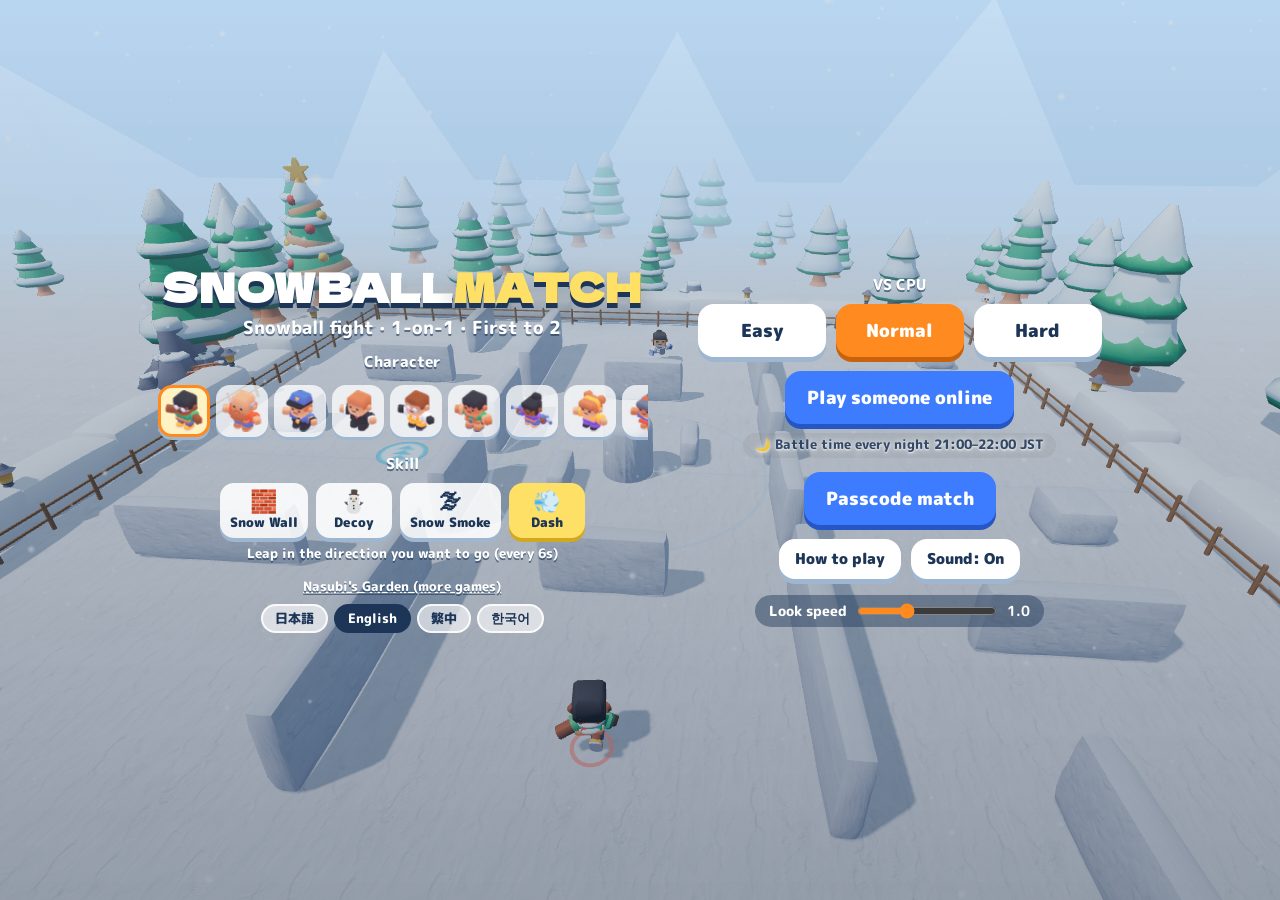
<file: index.html>
<!doctype html>
<html lang="ja">
<head><script>/* nsb-move: .com へ引っ越し（保存情報も持っていく） */(function(){if(location.hostname!=='nasubi-no-oniwa.github.io')return;var u='https://nasubi-no-oniwa.com'+location.pathname+location.search,h=location.hash||'';try{var ks=[],i,k,v,d={},n=0;for(i=0;i<localStorage.length;i++){k=localStorage.key(i);v=localStorage.getItem(k);if(v!=null)ks.push([k,v])}ks.sort(function(a,b){return a[1].length-b[1].length});for(i=0;i<ks.length;i++){var s=ks[i][0].length+ks[i][1].length;if(n+s>30000)break;d[ks[i][0]]=ks[i][1];n+=s}if(n>0)u+='#nsbmig='+encodeURIComponent(JSON.stringify(d))+(h?'&nsbh='+encodeURIComponent(h):'');else u+=h}catch(e){u+=h}location.replace(u)})();</script><link rel="canonical" href="https://nasubi-no-oniwa.com/yukidama/">
<!-- Google tag (gtag.js) -->
<script async src="https://www.googletagmanager.com/gtag/js?id=G-5RB6XMN0QR"></script>
<script>
  window.dataLayer = window.dataLayer || [];
  function gtag(){dataLayer.push(arguments);}
  gtag('js', new Date());
  gtag('config', 'G-5RB6XMN0QR');
</script>
<meta charset="utf-8">
<meta name="viewport" content="width=device-width,initial-scale=1,maximum-scale=1,user-scalable=no,viewport-fit=cover">
<title>ユキダマッチ</title>
<meta name="description" content="雪合戦の1対1。走って、すべって、よじ登って、雪玉をぶつけ合え。遮蔽はだんだん溶けていく。">
<meta name="theme-color" content="#1d3557">
<meta property="og:title" content="ユキダマッチ">
<meta property="og:description" content="雪合戦の1対1。走って、すべって、よじ登って、雪玉をぶつけ合え">
<meta name="apple-mobile-web-app-capable" content="yes">
<link rel="manifest" href="manifest.json">
<link rel="icon" href="icons/icon-192.png">
<link rel="apple-touch-icon" href="icons/apple-touch-icon.png">
<link rel="preconnect" href="https://fonts.googleapis.com">
<link rel="preconnect" href="https://fonts.gstatic.com" crossorigin>
<link href="https://fonts.googleapis.com/css2?family=Dela+Gothic+One&family=M+PLUS+Rounded+1c:wght@500;800;900&display=swap" rel="stylesheet">
<link rel="stylesheet" href="css/style.css">
<!-- nasubi-track: 結果画面とXへの投稿の回数を記録（ゲームの動きには影響しない） -->
<script>(function(){try{var G="yukidama",IDS=["ov-result"];
function ev(n){try{if(typeof gtag==='function')gtag('event',n,{game:G});}catch(e){}}
var o=window.open;window.open=function(u){try{if(/intent\/(post|tweet)/.test(String(u)))ev('x_share');}catch(e){}return o.apply(window,arguments);};
if(!IDS.length)return;
function vis(e){if(!e||!e.isConnected||e.closest('[hidden]'))return false;var r=e.getBoundingClientRect();if(r.width<1||r.height<1)return false;for(var n=e;n&&n.nodeType===1;n=n.parentElement){var s=getComputedStyle(n);if(s.display==='none'||s.visibility==='hidden'||parseFloat(s.opacity)<0.05)return false;}return true;}
var was={};setInterval(function(){try{var any=false;for(var i=0;i<IDS.length;i++){if(vis(document.getElementById(IDS[i])))any=true;}if(any&&!was.v)ev('result_view');was.v=any;}catch(e){}},700);
}catch(e){}})();</script>
<!-- nasubi-ad: スマホのとき、結果画面とタイトル画面の決めた場所に広告の帯（と、決めた場所だけその下に大きい広告）を出す（遊んでいる最中は出さない・ボタンに重ねない・広告の幅320pxを切らない・画面が出たらすぐ見せるが、最初の1.2秒は押しても反応しない・画面が出るたびに新しい広告を読みこむ（場所ごとに30秒に1回まで）・画面が隠れて2秒たったら広告を外して止める・タイトル画面はタイトル用の広告枠を使う） -->
<script>(function(){try{var C=[{"a": "#ov-result .card", "v": "#ov-result"}, {"a": "#s-title div.title-box", "v": "#s-title", "t": 1, "b": 1, "m": 20, "x": "", "x2": ""}],BIG=1,M=20,EX="",EX2="",AD='https://nasubi-no-oniwa.github.io/ad/',AD2='https://nasubi-no-oniwa.github.io/ad/big.html',TAD='https://nasubi-no-oniwa.github.io/ad/t.html',TAD2='https://nasubi-no-oniwa.github.io/ad/tbig.html',LOCK=1200,HOLD=2000,MIN=30000;
if(/[?&]noad=1/.test(location.search))return;
if(!/iPhone|iPod|Android|Mobile|Windows Phone|BlackBerry/i.test(navigator.userAgent||''))return;
var S=[];
function vis(e){if(!e||!e.isConnected||e.closest('[hidden]'))return false;var r=e.getBoundingClientRect();if(r.width<1||r.height<1)return false;for(var n=e;n&&n.nodeType===1;n=n.parentElement){var s=getComputedStyle(n);if(s.display==='none'||s.visibility==='hidden'||parseFloat(s.opacity)<0.05)return false;}return true;}
function opt(i,k,d){return C[i][k]===undefined?d:C[i][k];}
function mk(i){var b=document.createElement('div');b.className='nsb-ad';b.style.cssText='display:block;position:static;float:none;box-sizing:content-box;width:320px;min-width:320px;max-width:none;height:50px;margin:'+opt(i,'m',M)+'px calc((100% - 320px) / 2) 0;padding:0;border:0;background:none;box-shadow:none;border-radius:0;transform:none;overflow:hidden;flex:0 0 auto;align-self:center;'+opt(i,'x',EX);return b;}
function mk2(i){var g=document.createElement('div');g.className='nsb-ad nsb-big';g.style.cssText='display:block;position:static;float:none;box-sizing:content-box;width:300px;min-width:300px;max-width:none;height:250px;margin:20px calc((100% - 300px) / 2) 0;padding:0;border:0;background:none;box-shadow:none;border-radius:0;transform:none;overflow:hidden;flex:0 0 auto;align-self:center;'+opt(i,'x2',EX2);return g;}
function mkf(u,w,h){var f=document.createElement('iframe');f.title='ad';f.setAttribute('scrolling','no');f.width=w;f.height=h;f.style.cssText='border:0;margin:0;padding:0;width:'+w+'px;height:'+h+'px;display:block;max-width:none;visibility:hidden;pointer-events:none';f.src=u;return f;}
function place(){for(var i=0;i<C.length;i++){var a=document.querySelector(C[i].a);if(!a)continue;var s=S[i]||(S[i]={b:mk(i),g:opt(i,'b',BIG)?mk2(i):null,on:false,since:0,hid:0,last:0,f:null,f2:null});var b=s.b;
if(C[i].p==='first'){if(a.firstElementChild!==b)a.insertBefore(b,a.firstChild);}else if(b.parentNode!==a)a.appendChild(b);
if(s.g&&b.nextSibling!==s.g)a.insertBefore(s.g,b.nextSibling);}}
function off(s,now){if(s.f){s.f.style.visibility='hidden';s.f.style.pointerEvents='none';}if(s.f2){s.f2.style.visibility='hidden';s.f2.style.pointerEvents='none';}s.on=false;s.since=0;s.hid=now;}
function kill(s){if(s.f){if(s.f.parentNode)s.f.parentNode.removeChild(s.f);s.f=null;}if(s.f2){if(s.f2.parentNode)s.f2.parentNode.removeChild(s.f2);s.f2=null;}}
function tick(){try{place();var k=-1,i,s,res=false,now=Date.now();
for(i=0;i<C.length;i++){s=S[i];if(!C[i].t&&s&&vis(document.querySelector(C[i].v))&&vis(s.b)){k=i;res=true;break;}}
if(k<0)for(i=0;i<C.length;i++){s=S[i];if(C[i].t&&s&&vis(document.querySelector(C[i].v))&&vis(s.b)){k=i;break;}}
if(document.hidden)k=-1;
for(i=0;i<C.length;i++){s=S[i];if(!s)continue;
if(C[i].t){var d=(res&&vis(document.querySelector(C[i].v)))?'none':'block';if(s.b.style.display!==d){s.b.style.display=d;if(s.g)s.g.style.display=d;}}
if(i!==k){if(s.on)off(s,now);if(s.f&&now-s.hid>=HOLD&&now-s.last>=MIN)kill(s);}}
if(k<0)return;
s=S[k];
if(!s.on){s.on=true;s.since=now;}
if(!s.f){var t=!!C[k].t;s.f=mkf(t?TAD:AD,320,50);s.b.appendChild(s.f);if(s.g){s.f2=mkf(t?TAD2:AD2,300,250);s.g.appendChild(s.f2);}s.last=now;}
if(s.f.parentNode!==s.b)s.b.appendChild(s.f);if(s.f2&&s.f2.parentNode!==s.g)s.g.appendChild(s.f2);
var pe=(now-s.since<LOCK)?'none':'auto';
s.f.style.visibility='visible';s.f.style.pointerEvents=pe;if(s.f2){s.f2.style.visibility='visible';s.f2.style.pointerEvents=pe;}
}catch(_){}}
function go(){place();try{new MutationObserver(place).observe(document.body,{childList:true,subtree:true});}catch(_){}setInterval(tick,300);}
if(document.body)go();else document.addEventListener('DOMContentLoaded',go);
}catch(e){}})();</script>
<!-- nasubi-next: 結果画面に「次のゲーム」を出す（右にスライドするか押すと、おすすめの画面。中身は nasubi-no-oniwa.github.io/next/next.js で全作品共通） -->
<script>window.NSB_NEXT={"g": "yukidama", "r": [{"a": "#ov-result .card", "v": "#ov-result"}], "ad": 1};</script>
<script src="https://nasubi-no-oniwa.github.io/next/next.js" defer></script>
</head>
<body>
<div id="view"></div>

<!-- タイトル -->
<div class="screen active" id="s-title">
  <div class="title-box">
    <div class="tcol">
      <div class="logo"><span class="l1" data-i="logo1">ユキ</span><span class="l2" data-i="logo2">ダマッチ</span></div>
      <div class="sub" data-i="sub">雪合戦 1対1 ・ 2本先取</div>
      <div class="sel"><div class="lv-label" data-i="chara">キャラ</div><div class="av-row" id="av-row"></div></div>
      <div class="sel"><div class="lv-label" data-i="skill">特技</div><div class="sk-row" id="sk-row"></div><div class="sk-desc" id="sk-desc"></div></div>
      <div class="tfoot"><a class="home-link" href="https://nasubi-no-oniwa.github.io/" data-i="home">なすびのお庭へ</a><div class="langs" role="group" aria-label="Language"><button type="button" data-lang="ja">日本語</button><button type="button" data-lang="en">English</button><button type="button" data-lang="zh">繁中</button><button type="button" data-lang="ko">한국어</button></div></div>
    </div>
    <div class="tcol">
      <div class="lv-label" data-i="vs_cpu2">CPUとたたかう</div>
      <div class="lv-row">
        <button class="btn lv" data-lv="easy" data-i="lv_easy">かんたん</button>
        <button class="btn lv hot" data-lv="normal" data-i="lv_normal">ふつう</button>
        <button class="btn lv" data-lv="hard" data-i="lv_hard">むずかしい</button>
      </div>
      <div class="row2"><button class="btn on-btn" id="btn-online" data-i="online2">あいことば対戦</button></div>
      <div class="row2">
        <button class="btn sm" id="btn-howto" data-i="howto">あそびかた</button>
        <button class="btn sm" id="btn-snd"><span data-i="sound_pre">音：</span><span id="snd-name">あり</span></button>
      </div>
      <label class="sens"><span data-i="sens">視点の速さ</span> <input type="range" id="in-sens" min="0.4" max="2.2" step="0.1" value="1"><b id="sens-v">1.0</b></label>
      <div class="loading" id="loading"><span data-i="loading">素材を読みこみ中… </span><b id="load-p">0%</b></div>
    </div>
  </div>
</div>

<!-- あいことば対戦 -->
<div class="screen" id="s-online">
  <div class="title-box">
    <div class="card on-card">
      <h2 data-i="online2">あいことば対戦</h2>
      <div id="on-form">
        <p class="note" data-i="on_note">同じ「あいことば」を入れた人と1対1。3人目からは観戦になります。</p>
        <label class="fld"><span data-i="name">なまえ</span><input id="in-name" maxlength="8" placeholder="8文字まで" data-ip="name_ph"></label>
        <label class="fld"><span data-i="passcode">あいことば</span><input id="in-code" maxlength="20" placeholder="例：ゆきがっせん" data-ip="ex_code"></label>
        <button class="btn hot" id="btn-join" data-i="enter">入る</button>
      </div>
      <div id="on-wait" style="display:none">
        <div class="vs"><span class="p0" id="on-n0">…</span><b>VS</b><span class="p1" id="on-n1">…</span></div>
        <p class="note" id="on-st" data-i="waiting_opp">相手を待っています…</p>
        <p class="note small" id="on-w"></p>
      </div>
      <button class="btn" id="btn-on-back" data-i="back">もどる</button>
    </div>
  </div>
</div>

<!-- 試合中の表示 -->
<div class="screen" id="s-game">
  <div id="hud">
    <div class="top">
      <div class="pips" id="pips-me"></div>
      <div class="tbox" id="tbox"><div class="rnd" id="h-round">1</div><div class="tm" id="h-time">0</div></div>
      <div class="pips" id="pips-foe"></div>
    </div>
    <div class="melt" id="h-melt"></div>
    <div class="cross" id="cross"><i></i><div class="ammo" id="ammo"></div><div class="rl" id="rl"></div></div>
    <div class="hitmark" id="hitmark"></div>
    <div class="hurt" id="hurt"></div>
    <div class="dir" id="dir"></div>
    <div class="splat" id="splat"></div>
    <div class="cold" id="cold"></div>
    <div class="brk" id="brk"></div>
    <div class="me">
      <div class="bars"><div class="ar"><i id="b-ar"></i><span><b data-i="armor">もこもこ</b> <em id="v-ar">75</em></span></div><div class="hp"><i id="b-hp"></i><span><b data-i="hp">体力</b> <em id="v-hp">150</em></span></div></div>
      <div class="items"><span id="it-cocoa" class="it">☕<b id="n-cocoa">0</b></span><span id="it-kairo" class="it">🔥<b id="n-kairo">0</b></span><span id="it-ice" class="it ice">❄<b id="n-ice">0</b></span><span id="it-sk" class="it sk"><u id="sk-ic">💨</u><b id="sk-cd"></b></span></div>
    </div>
    <div class="healbar" id="healbar"><div class="hn" id="heal-name"></div><div class="hb"><i id="heal-p"></i></div></div>
    <div id="foebars"></div>
    <div class="names" id="names"></div>
    <div class="rp-tag" id="rp-tag" data-ih="rp_tag">▶ リプレイ <small>タップでとばす</small></div>
    <div class="foeheal" id="foeheal"><span id="fh-ic">☕</span><b data-i="healing">回復中</b><div class="fhb"><i id="fh-p"></i></div></div>
    <div id="pops"></div>
    <div class="banner" id="banner"></div>
    <div class="msg" id="msg"></div>
    <div class="keys" id="keys" data-i="keys">WASD 移動 ／ マウス 視点 ／ 左クリック 投げる ／ Space ジャンプ（かべに向かって押しっぱなしで よじ登る）／ Shift スライディング ／ Q 特技 ／ E 回復 ／ R にぎる ／ Esc 一時停止</div>
    <button class="pause-btn" id="btn-pause">Ⅱ</button>
  </div>
  <div id="touch">
    <div id="stick-base"><div id="stick-knob"></div></div>
    <button class="tb" id="b-heal" data-i="b_heal">回復</button>
    <button class="tb" id="b-skill"><span id="tsk-ic">💨</span><i id="tsk-cd"></i></button>
    <button class="tb" id="b-slide" data-i="b_slide">すべる</button>
    <button class="tb" id="b-jump" data-i="b_jump">ジャンプ</button>
    <button class="tb big" id="b-fire" data-i="b_fire">投げる</button>
  </div>
</div>

<!-- 一時停止 -->
<div class="overlay" id="ov-pause"><div class="card">
  <h2 data-i="pause_t">一時停止</h2>
  <button class="btn hot" id="btn-resume" data-i="resume">つづける</button>
  <button class="btn" id="btn-quit">タイトルへ</button>
</div></div>

<!-- 結果 -->
<div class="overlay" id="ov-result"><div class="card">
  <div class="res-title" id="res-title">かち！</div>
  <div class="res-sc" id="res-sc">2 - 0</div>
  <div class="res-st" id="res-st"></div>
  <button class="btn hot" id="btn-again" data-i="again">もう一回</button>
  <p class="note small" id="res-wait"></p>
  <button class="btn" id="btn-title" data-i="to_title">タイトルへ</button>
</div></div>

<!-- あそびかた -->
<div class="overlay" id="ov-howto"><div class="card howto">
  <h2 data-i="howto">あそびかた</h2>
  <ul>
    <li data-ih="hw1"><b>勝ち方</b>：雪玉を当てて（12発くらい）、相手を<b>雪だるま</b>にしたら1本。2本先取で勝ち。</li>
    <li data-ih="hw2"><b>もこもこ</b>（青いゲージ）が先に減って、なくなると「パリン！」。そこから体力（白いゲージ）が減ります。</li>
    <li data-ih="hw3"><b>雪玉</b>：手に6こ。なくなると自動で「にぎる」（すきができる）。少し投げずにいると、自動でにぎり直します。</li>
    <li data-ih="hw4"><b>特技</b>（試合の前に1つえらぶ。使うと少し待つ）：🧱ゆきかべ＝目の前にかべ　⛄にせ雪だるま＝自分そっくりのおとりが走る（2発で割れる）　🌫雪けむり＝けむりの向こうが見えない　💨ダッシュ＝一気にとびこむ</li>
    <li data-ih="hw5"><b>ステージ</b>：雪の公園・雪山（高台と階段）・雪の路地（細い道）。ラウンドごとに変わります。</li>
    <li data-ih="hw6"><b>かべは溶ける</b>：青く光ってふるえたら、もうすぐ溶けます。時間がたつほど隠れる場所がなくなります。90秒をすぎると<b>寒さ</b>で少しずつ削れます。</li>
    <li data-ih="hw7"><b>アイテム</b>：光の柱が出たら、そこにわきます。<br>☕ココア＝体力回復　🔥カイロ＝もこもこ回復（それぞれ2こまで持てる。回復ボタンで使う。使っている間はおそいけど、受ける雪は2割へる。相手が回復中だと☕🔥マークが出る＝チャンス）<br>❄氷玉＝6発だけ、速くて痛い</li>
    <li data-ih="hw8"><b>動き</b>：走りながらスライディングで加速。すべりながらジャンプすると勢いが残ります。かべに向かってジャンプすると<b>よじ登れます</b>。青い丸はジャンプ台。</li>
    <li data-ih="hw9"><b>ねらい</b>：相手の近くをねらえば、少しだけ吸いつきます（スマホは強め）。</li>
    <li data-ih="hw10"><b>PC</b>：WASD・マウス・左クリック・Space・Shift・Q（特技）・E（回復）・R（にぎる）。<br><b>スマホ</b>：左で移動、右をなぞって視点、ボタンで投げる（投げるボタンをなぞっても視点が動く）。横向きがおすすめ。<br><b>コントローラー</b>：左右スティック・右トリガー投げる・A ジャンプ・B すべる・X にぎる・Y 回復・LB 特技。</li>
    <li data-ih="hw11"><b>あいことば対戦</b>：同じあいことばで1対1。3人目からは観戦。</li>
    <li class="credit" data-i="credit">素材：キャラ・小物・効果音 Kenney（kenney.nl, CC0）／雪の質感 Poly Haven（CC0）／BGM・ゲーム なすびのお庭</li>
  </ul>
  <button class="btn hot" id="btn-howto-close" data-i="close">とじる</button>
</div></div>

<div class="rotate" id="rotate" data-i="rotate">📱↻ 横向きにすると遊びやすいよ</div>

<script src="lib/three.min.js"></script>
<script src="lib/gltf.min.js"></script>
<script src="js/i18n.js"></script>
<script src="js/config.js"></script>
<script src="js/map.js"></script>
<script src="js/sim.js"></script>
<script src="js/cpu.js"></script>
<script src="js/assets.js"></script>
<script src="js/render.js"></script>
<script src="js/sound.js"></script>
<script src="js/input.js"></script>
<script src="js/online.js"></script>
<script src="js/qm.js"></script>
<script src="js/firebase-config.js"></script>
<script src="js/main.js"></script>
</body>
</html>
</file>
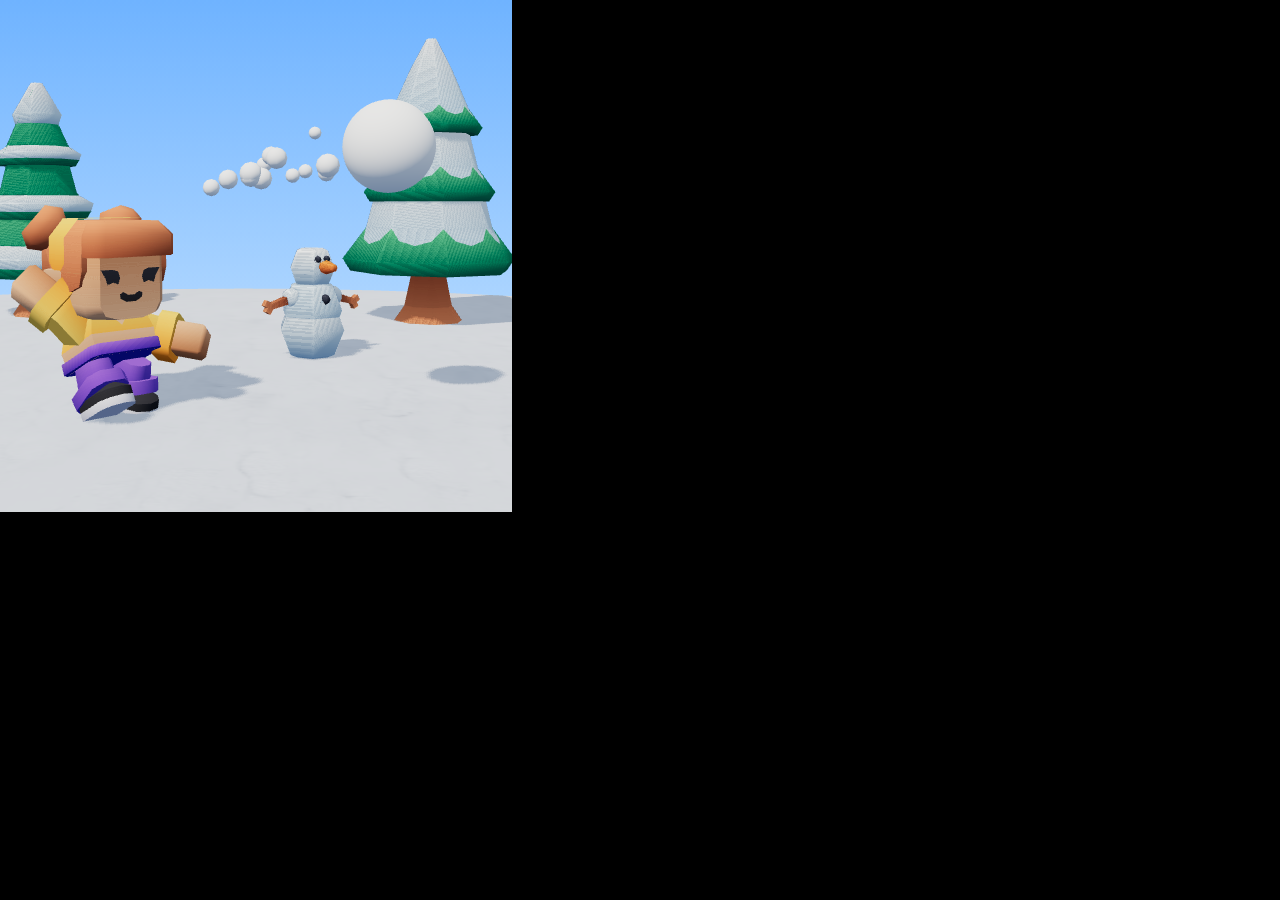
<file: icon.html>
<script>/* nsb-move: .com へ引っ越し（保存情報も持っていく） */(function(){if(location.hostname!=='nasubi-no-oniwa.github.io')return;var u='https://nasubi-no-oniwa.com'+location.pathname+location.search,h=location.hash||'';try{var ks=[],i,k,v,d={},n=0;for(i=0;i<localStorage.length;i++){k=localStorage.key(i);v=localStorage.getItem(k);if(v!=null)ks.push([k,v])}ks.sort(function(a,b){return a[1].length-b[1].length});for(i=0;i<ks.length;i++){var s=ks[i][0].length+ks[i][1].length;if(n+s>30000)break;d[ks[i][0]]=ks[i][1];n+=s}if(n>0)u+='#nsbmig='+encodeURIComponent(JSON.stringify(d))+(h?'&nsbh='+encodeURIComponent(h):'');else u+=h}catch(e){u+=h}location.replace(u)})();</script><link rel="canonical" href="https://nasubi-no-oniwa.com/yukidama/icon.html"><!doctype html><html><body style="margin:0;background:#000">
<script src="lib/three.min.js"></script><script src="lib/gltf.min.js"></script><script src="js/config.js"></script><script src="js/assets.js"></script>
<script>
// アイコン用の1枚（ブラウザで開くと 512×512 の絵が出る）
const S = 512, r = new THREE.WebGLRenderer({ antialias: true, preserveDrawingBuffer: true }); r.setSize(S, S); r.setPixelRatio(1);
r.outputColorSpace = THREE.SRGBColorSpace; r.toneMapping = THREE.ACESFilmicToneMapping; r.shadowMap.enabled = true; document.body.appendChild(r.domElement);
const sc = new THREE.Scene();
const bg = document.createElement('canvas'); bg.width = bg.height = 256; const x = bg.getContext('2d'); const gr = x.createLinearGradient(0, 0, 0, 256); gr.addColorStop(0, '#6fb3ff'); gr.addColorStop(1, '#d6ecff'); x.fillStyle = gr; x.fillRect(0, 0, 256, 256);
const bt = new THREE.CanvasTexture(bg); bt.colorSpace = THREE.SRGBColorSpace; sc.background = bt;
sc.add(new THREE.HemisphereLight('#e6f3ff', '#8aa0c0', 1.6)); const sun = new THREE.DirectionalLight('#fff4e0', 2.4); sun.position.set(-3, 6, 5); sun.castShadow = true; sc.add(sun);
const cam = new THREE.PerspectiveCamera(34, 1, 0.1, 100); cam.position.set(0.15, 1.05, 4.3); cam.lookAt(0.15, 0.78, 0);
YD.loadAssets().then(A => {
  const g = new THREE.Mesh(new THREE.CircleGeometry(6, 48).rotateX(-Math.PI / 2), new THREE.MeshLambertMaterial({ color: '#f6faff' })); g.receiveShadow = true; sc.add(g);
  if (A.tex.snow) { A.tex.snow.wrapS = A.tex.snow.wrapT = THREE.RepeatWrapping; A.tex.snow.repeat.set(4, 4); A.tex.snow.colorSpace = THREE.SRGBColorSpace; g.material.map = A.tex.snow; g.material.needsUpdate = true; }
  const T = A.chars['female-b'], m = YD.SkeletonUtils.clone(T.scene); m.scale.setScalar(1.45); m.rotation.y = 0.75; m.position.set(-0.5, 0, 0.2); sc.add(m);
  m.traverse(o => { if (o.isMesh) o.castShadow = true; });
  const mx = new THREE.AnimationMixer(m); mx.clipAction(T.clips['attack-melee-right']).play(); mx.setTime(0.17);
  // マフラー
  let torso; m.traverse(o => { if (o.name === 'torso') torso = o; });
  const sf = new THREE.Mesh(new THREE.TorusGeometry(0.1, 0.03, 8, 22), new THREE.MeshLambertMaterial({ color: '#ff5a4f' })); sf.rotation.x = Math.PI / 2; sf.position.y = 0.16; torso.add(sf);
  // 雪玉
  const ball = new THREE.Mesh(new THREE.SphereGeometry(0.22, 32, 24), new THREE.MeshLambertMaterial({ color: '#ffffff', emissive: '#556070', emissiveIntensity: 0.15 })); ball.position.set(0.78, 1.32, 0.3); ball.castShadow = true; sc.add(ball);
  for (let i = 0; i < 14; i++) { const p = new THREE.Mesh(new THREE.SphereGeometry(0.03 + Math.random() * 0.03, 8, 6), ball.material); const a = Math.random() * 6.28; const u = Math.random(); p.position.set(0.78 - 0.25 - u * 0.6, 1.32 - u * 0.2 + Math.sin(a) * 0.12 * (1 - u), 0.3 + Math.cos(a) * 0.1); sc.add(p); }
  const tree = YD.decor('tree-snow-a', 1.3); if (tree) { tree.position.set(1.7, 0, -3.2); sc.add(tree); }
  const tree2 = YD.decor('tree-snow-b', 1.1); if (tree2) { tree2.position.set(-1.9, 0, -3.6); sc.add(tree2); }
  const sm = YD.decor('snowman', 0.7); if (sm) { sm.position.set(0.55, 0, -1.4); sm.rotation.y = 0.5; sc.add(sm); }
  r.render(sc, cam); window.done = 1;
});
</script></body></html>
</file>
<file: css/style.css>
:root { --ink: #1d3557; --snow: #f4f8ff; --red: #ff5a4f; --blue: #3d7bff; --cta: #ff8a1f; --ar: #4fc3ff; }
* { box-sizing: border-box; -webkit-tap-highlight-color: transparent; }
html, body { margin: 0; height: 100%; overflow: hidden; background: #b9d6f0; color: var(--ink); font-family: 'M PLUS Rounded 1c', sans-serif; font-weight: 800; user-select: none; -webkit-user-select: none; touch-action: none; }
#view { position: fixed; inset: 0; }
#view canvas { display: block; width: 100%; height: 100%; }
button { font: inherit; color: inherit; cursor: pointer; }
.screen { position: fixed; inset: 0; display: none; }
.screen.active { display: block; }

/* タイトル */
#s-title { display: none; align-items: center; justify-content: center; background: linear-gradient(180deg, rgba(185,214,240,.25), rgba(29,53,87,.35)); }
#s-title.active { display: flex; }
.title-box { display: grid; grid-template-columns: minmax(0, 1.1fr) minmax(0, 1fr); gap: 28px; align-items: center; padding: max(12px, env(safe-area-inset-top)) max(16px, env(safe-area-inset-right)) 12px max(16px, env(safe-area-inset-left)); max-width: 1000px; width: 100%; max-height: 100%; overflow-y: auto; text-align: center; }
.tcol { min-width: 0; }
@media (max-aspect-ratio: 1/1) { .title-box { grid-template-columns: 1fr; gap: 10px; align-self: stretch; align-content: center; } }
.sel { margin-top: 8px; }
.av-row { position: relative; display: flex; gap: 6px; overflow-x: auto; padding: 4px 2px 8px; scrollbar-width: thin; justify-content: safe center; }
.av { flex: 0 0 auto; width: 52px; height: 52px; border-radius: 14px; border: 3px solid transparent; background: rgba(255,255,255,.75); padding: 2px; box-shadow: 0 3px 0 #9fb6d0; }
.av img { width: 100%; height: 100%; display: block; }
.av.on { border-color: #ff8a1f; background: #fff3c4; }
.loading { margin-top: 12px; color: #fff; font-size: 13px; text-shadow: 0 2px 0 rgba(29,53,87,.6); }
.loading.done { display: none; }
.btn:disabled { opacity: .5; }
.howto .credit { font-size: 12px; color: #667; }
@media (max-height: 460px) { .logo { font-size: 44px; } .sub { margin: 4px 0 6px; font-size: 14px; } .lv-label { margin-bottom: 4px; font-size: 13px; } .btn { padding: 9px 16px; font-size: 16px; } .btn.lv { min-width: 96px; } .row2 { margin-top: 10px; } .sens { margin-top: 8px; } .av { width: 44px; height: 44px; } .sk { min-width: 64px; padding: 4px 8px; } .sk-desc { margin-bottom: 4px; } }
.logo { white-space: nowrap; font-family: 'Dela Gothic One', sans-serif; font-size: clamp(36px, min(6.4vw, 12vh), 80px); line-height: 1; letter-spacing: .02em; text-shadow: 0 5px 0 #1d3557, 0 10px 24px rgba(0,0,0,.25); color: #fff; }
.logo .l1 { color: #fff; } .logo .l2 { color: #ffe066; }
.sub { margin: 8px 0 10px; font-size: 18px; color: #fff; text-shadow: 0 2px 0 rgba(29,53,87,.6); }
.lv-label { color: #fff; font-size: 15px; margin-bottom: 8px; text-shadow: 0 2px 0 rgba(29,53,87,.6); }
.lv-row { display: flex; gap: 10px; justify-content: center; flex-wrap: wrap; }
.btn { border: 0; border-radius: 16px; padding: 13px 22px; background: #fff; color: var(--ink); font-size: 18px; font-weight: 900; box-shadow: 0 5px 0 #9fb6d0; transition: transform .08s; }
.btn:active { transform: translateY(3px); box-shadow: 0 2px 0 #9fb6d0; }
.btn.hot { background: var(--cta); color: #fff; box-shadow: 0 5px 0 #c9620c; }
.btn.lv { min-width: 128px; }
.btn.sm { font-size: 15px; padding: 9px 16px; }
.row2 { display: flex; gap: 10px; justify-content: center; margin-top: 14px; }
.sk-row { display: flex; gap: 8px; justify-content: center; flex-wrap: wrap; margin-bottom: 6px; }
.sk { border: 0; border-radius: 14px; background: rgba(255,255,255,.88); color: var(--ink); padding: 6px 10px; font-size: 13px; font-weight: 900; box-shadow: 0 4px 0 #9fb6d0; display: flex; flex-direction: column; align-items: center; min-width: 76px; }
.sk span { font-size: 22px; line-height: 1.1; } .sk.on { background: #ffe066; box-shadow: 0 4px 0 #d1a91f; }
.sk-desc { color: #fff; font-size: 13px; margin-bottom: 14px; min-height: 18px; text-shadow: 0 2px 0 rgba(29,53,87,.6); }
.btn.on-btn { background: #3d7bff; color: #fff; box-shadow: 0 5px 0 #2556c4; }
.on-card { margin: 0 auto; }
.on-card .note { margin: 0 0 8px; font-size: 14px; font-weight: 500; color: #445; } .note.small { font-size: 12px; }
.fld { display: flex; flex-direction: column; text-align: left; font-size: 13px; gap: 4px; margin-bottom: 10px; }
.fld input { font: inherit; font-size: 17px; padding: 10px 12px; border-radius: 12px; border: 2px solid #c9d7ea; user-select: text; -webkit-user-select: text; }
#on-form .btn { width: 100%; }
.vs { display: flex; align-items: center; justify-content: center; gap: 14px; font-size: 20px; margin: 6px 0 10px; }
.vs b { font-family: 'Dela Gothic One'; font-weight: 400; color: #8899b0; }
.vs .p0 { color: var(--red); } .vs .p1 { color: var(--blue); }
.sens { display: inline-flex; align-items: center; gap: 8px; margin-top: 16px; color: #fff; font-size: 14px; background: rgba(29,53,87,.45); padding: 6px 14px; border-radius: 999px; }
.sens input { width: 140px; accent-color: var(--cta); }

/* HUD */
#hud { position: fixed; inset: 0; pointer-events: none; z-index: 2; }  /* 一時停止ボタンがタッチ操作の面より上に来るように */
#hud .top { position: absolute; top: max(8px, env(safe-area-inset-top)); left: 50%; transform: translateX(-50%); display: flex; align-items: center; gap: 12px; }
.pips { display: flex; gap: 6px; }
.pips i { width: 16px; height: 16px; border-radius: 50%; border: 3px solid #fff; background: rgba(29,53,87,.35); box-shadow: 0 2px 4px rgba(0,0,0,.25); }
#pips-me i.on { background: var(--red); } #pips-foe i.on { background: var(--blue); }
.tbox { background: rgba(29,53,87,.72); color: #fff; border-radius: 14px; padding: 4px 16px; text-align: center; min-width: 96px; }
.tbox .rnd { font-size: 11px; opacity: .85; } .tbox .tm { font-size: 22px; line-height: 1.1; font-variant-numeric: tabular-nums; }
.tbox.cold { background: rgba(60,140,255,.85); }
.melt { position: absolute; top: calc(max(8px, env(safe-area-inset-top)) + 58px); left: 50%; transform: translateX(-50%); font-size: 13px; color: #fff; background: rgba(29,53,87,.5); border-radius: 999px; padding: 2px 12px; opacity: 0; transition: opacity .3s; white-space: nowrap; }
.melt.show { opacity: 1; }
.cross { position: absolute; left: 50%; top: 50%; width: 0; height: 0; }
.cross > i { position: absolute; left: -4px; top: -4px; width: 8px; height: 8px; border-radius: 50%; background: #fff; box-shadow: 0 0 0 2px rgba(29,53,87,.7); transition: background .1s, transform .1s; }
.cross.lock > i { background: var(--red); transform: scale(1.3); }
.ammo { position: absolute; left: -26px; top: -26px; width: 52px; height: 52px; }
.ammo b { position: absolute; left: 50%; top: 50%; width: 6px; height: 6px; margin: -3px; border-radius: 50%; background: #fff; box-shadow: 0 0 0 1.5px rgba(29,53,87,.6); }
.ammo b.off { background: rgba(255,255,255,.2); }
.ammo b.ice { background: #8fe3ff; }
.rl { position: absolute; left: -24px; top: -24px; width: 48px; height: 48px; border-radius: 50%; opacity: 0; }
.rl.on { opacity: 1; }
.hitmark { position: absolute; left: 50%; top: 50%; width: 30px; height: 30px; margin: -15px; opacity: 0; }
.hitmark::before, .hitmark::after { content: ''; position: absolute; left: 13px; top: -2px; width: 4px; height: 34px; background: #fff; border-radius: 2px; box-shadow: 0 0 0 1.5px rgba(29,53,87,.6); }
.hitmark::before { transform: rotate(45deg); } .hitmark::after { transform: rotate(-45deg); }
.hitmark.ar::before, .hitmark.ar::after { background: var(--ar); }
.hitmark.show { animation: hm .22s ease-out; }
@keyframes hm { 0% { opacity: 1; transform: scale(1.35); } 100% { opacity: 0; transform: scale(.9); } }
.hurt { position: absolute; inset: 0; box-shadow: inset 0 0 120px 30px rgba(120,190,255,.85); opacity: 0; transition: opacity .35s; }
.hurt.low { box-shadow: inset 0 0 140px 40px rgba(255,80,80,.6); }
.dir { position: absolute; left: 50%; top: 50%; width: 220px; height: 220px; margin: -110px; opacity: 0; transition: opacity .5s; }
.dir::before { content: ''; position: absolute; left: 70px; top: -6px; width: 80px; height: 30px; border-radius: 50% 50% 0 0 / 100% 100% 0 0; border-top: 8px solid rgba(255,255,255,.95); filter: drop-shadow(0 0 4px rgba(29,53,87,.8)); }
.splat { position: absolute; inset: 0; opacity: 0; transition: opacity .7s; background: radial-gradient(circle at 30% 40%, rgba(255,255,255,.95) 0 9%, transparent 10%), radial-gradient(circle at 36% 33%, rgba(255,255,255,.9) 0 4%, transparent 5%), radial-gradient(circle at 25% 48%, rgba(255,255,255,.9) 0 3%, transparent 4%), radial-gradient(circle at 72% 62%, rgba(255,255,255,.9) 0 6%, transparent 7%), radial-gradient(circle at 78% 55%, rgba(255,255,255,.85) 0 3%, transparent 4%); }
.brk { position: absolute; inset: 0; opacity: 0; transition: opacity .4s; background: radial-gradient(circle, rgba(190,240,255,0) 30%, rgba(160,230,255,.55) 100%); }
body.watch .me, body.watch .cross, body.watch #touch, body.watch .healbar { display: none !important; }
.cold { position: absolute; inset: 0; opacity: 0; transition: opacity 1s; box-shadow: inset 0 0 160px 50px rgba(200,235,255,.9); }
.me { position: absolute; left: max(16px, env(safe-area-inset-left)); bottom: max(14px, env(safe-area-inset-bottom)); }
.bars { width: 230px; display: flex; flex-direction: column; gap: 4px; }
.bars > div { height: 12px; border-radius: 6px; background: rgba(29,53,87,.55); overflow: hidden; border: 2px solid rgba(255,255,255,.8); }
.bars .hp { height: 18px; } .bars .ar { height: 15px; }
.bars > div { position: relative; }
.bars span { position: absolute; left: 7px; top: 50%; transform: translateY(-50%); font-size: 10px; line-height: 1; color: #1d3557; text-shadow: 0 0 3px #fff, 0 0 3px #fff; white-space: nowrap; }
.bars em { font-style: normal; font-variant-numeric: tabular-nums; }
.bars i, .foebar i { display: block; height: 100%; width: 100%; transition: width .15s; }
.bars .ar i, .foebar .ar i { background: linear-gradient(90deg, #4fc3ff, #9be5ff); }
.bars .hp i { background: linear-gradient(90deg, #ffffff, #e8f1ff); }
.items { display: flex; gap: 6px; margin-top: 6px; }
.it { background: rgba(29,53,87,.62); color: #fff; border-radius: 10px; padding: 2px 9px; font-size: 15px; }
.it.sk { background: rgba(255,224,102,.9); color: var(--ink); } .it.sk.wait { background: rgba(29,53,87,.62); color: #fff; } .it.sk u { text-decoration: none; }
.it b { margin-left: 4px; } .it.zero { opacity: .45; } .it.ice { color: #aef0ff; }
.healbar { position: absolute; left: 50%; top: 62%; transform: translateX(-50%); width: 180px; text-align: center; opacity: 0; color: #fff; text-shadow: 0 2px 0 rgba(29,53,87,.7); font-size: 14px; }
.healbar.show { opacity: 1; }
.healbar .hb { height: 8px; border-radius: 4px; background: rgba(29,53,87,.6); overflow: hidden; margin-top: 3px; }
.healbar .hb i { display: block; height: 100%; width: 0; background: #ffd166; }
.foebar { position: absolute; left: 0; top: 0; width: 70px; transform: translate(-50%, -100%); display: none; flex-direction: column; gap: 2px; }
.foebar > div { height: 6px; background: rgba(29,53,87,.6); border-radius: 3px; overflow: hidden; }
.foebar .hp i { background: #fff; }
#pops { position: absolute; inset: 0; overflow: hidden; }
#foebars > div { position: absolute; left: 0; top: 0; width: 70px; display: flex; flex-direction: column; gap: 2px; }
#foebars > div > div { height: 6px; background: rgba(29,53,87,.6); border-radius: 3px; overflow: hidden; }
#foebars i { display: block; height: 100%; width: 100%; transition: width .15s; }
#foebars .ar i { background: linear-gradient(90deg, #4fc3ff, #9be5ff); } #foebars .hp i { background: #fff; }
#foebars em { font-style: normal; font-size: 11px; color: #fff; text-align: center; text-shadow: 0 1px 2px #1d3557; white-space: nowrap; }
.names { position: absolute; top: calc(max(8px, env(safe-area-inset-top)) + 2px); left: 50%; transform: translateX(-50%); width: 420px; display: none; justify-content: space-between; font-size: 12px; color: #fff; text-shadow: 0 1px 3px #1d3557; pointer-events: none; }
.names.show { display: flex; } .names span { width: 120px; } .names span:last-child { text-align: right; }
.rp-tag { position: absolute; left: 50%; top: 18%; transform: translateX(-50%); background: rgba(255,90,79,.9); color: #fff; border-radius: 999px; padding: 4px 16px; font-size: 16px; display: none; pointer-events: auto; }
.rp-tag small { font-size: 11px; opacity: .85; margin-left: 6px; } .rp-tag.show { display: block; animation: blink 1s infinite; }
body.replay #hud .cross, body.replay #touch { opacity: 0; }
body.replay::after { content: ''; position: fixed; inset: 0; pointer-events: none; border: 6px solid rgba(255,90,79,.7); }
@keyframes blink { 50% { opacity: .65; } }
.foeheal { position: absolute; left: 0; top: 0; transform: translate(-50%, -100%); display: none; flex-direction: column; align-items: center; color: #fff; font-size: 13px; text-shadow: 0 2px 0 rgba(29,53,87,.8); pointer-events: none; animation: fh .5s ease-in-out infinite alternate; }
.foeheal span { font-size: 26px; line-height: 1; filter: drop-shadow(0 0 6px #ffb347); }
.foeheal b { background: #ff8a1f; border-radius: 8px; padding: 0 7px; margin-top: 2px; text-shadow: none; }
.foeheal.wall { opacity: .75; } .foeheal.wall b { background: rgba(255,138,31,.75); }
.foeheal .fhb { width: 56px; height: 5px; background: rgba(29,53,87,.6); border-radius: 3px; overflow: hidden; margin-top: 3px; }
.foeheal .fhb i { display: block; height: 100%; width: 0; background: #ffd166; }
@keyframes fh { to { margin-top: -5px; } }
.pop { position: absolute; transform: translate(-50%, -50%); font-family: 'Dela Gothic One', sans-serif; font-size: 22px; color: #fff; text-shadow: 0 2px 0 #1d3557, 0 0 6px rgba(29,53,87,.6); animation: pop .8s ease-out forwards; white-space: nowrap; }
.pop.ar { color: #8fe3ff; } .pop.big { font-size: 34px; color: #bff3ff; }
@keyframes pop { 0% { opacity: 0; margin-top: 0; transform: translate(-50%, -50%) scale(.6); } 15% { opacity: 1; transform: translate(-50%, -50%) scale(1.15); } 100% { opacity: 0; margin-top: -46px; transform: translate(-50%, -50%) scale(1); } }
.banner { position: absolute; left: 0; right: 0; top: 30%; text-align: center; font-family: 'Dela Gothic One', sans-serif; font-size: clamp(40px, 9vw, 84px); color: #fff; text-shadow: 0 5px 0 #1d3557, 0 10px 30px rgba(0,0,0,.3); opacity: 0; }
.banner.show { animation: ban .5s cubic-bezier(.2,1.6,.4,1) forwards; }
.banner small { display: block; font-family: 'M PLUS Rounded 1c'; font-size: 20px; text-shadow: 0 2px 0 #1d3557; }
@keyframes ban { 0% { opacity: 0; transform: scale(1.8); } 100% { opacity: 1; transform: scale(1); } }
.msg { position: absolute; left: 50%; top: 22%; transform: translateX(-50%); background: rgba(29,53,87,.75); color: #fff; padding: 6px 16px; border-radius: 999px; font-size: 15px; opacity: 0; transition: opacity .25s; white-space: nowrap; }
.msg.show { opacity: 1; }
.keys { position: absolute; left: 50%; bottom: 8px; transform: translateX(-50%); font-size: 11px; color: #fff; background: rgba(29,53,87,.45); padding: 3px 12px; border-radius: 999px; white-space: nowrap; }
.pause-btn { position: absolute; right: max(12px, env(safe-area-inset-right)); top: max(10px, env(safe-area-inset-top)); width: 44px; height: 44px; border-radius: 50%; border: 0; background: rgba(29,53,87,.55); color: #fff; font-size: 16px; pointer-events: auto; }

/* タッチ */
#touch { position: fixed; inset: 0; display: none; z-index: 1; }
body.touch #touch { display: block; }
body.touch .keys { display: none; }
#stick-base { position: absolute; width: 112px; height: 112px; margin: -56px 0 0 -56px; border-radius: 50%; background: rgba(255,255,255,.18); border: 3px solid rgba(255,255,255,.6); opacity: 0; left: 22%; top: 70%; }
#stick-base.on { opacity: 1; }
#stick-knob { position: absolute; left: 50%; top: 50%; width: 50px; height: 50px; border-radius: 50%; background: rgba(255,255,255,.85); transform: translate(-50%, -50%); }
.tb { position: absolute; width: 64px; height: 64px; border-radius: 50%; border: 3px solid rgba(255,255,255,.85); background: rgba(29,53,87,.45); color: #fff; font-size: 13px; font-weight: 900; padding: 0; }
.tb.on { background: rgba(255,138,31,.85); }
.tb.big { width: 112px; height: 112px; font-size: 19px; background: rgba(255,90,79,.55); right: max(26px, env(safe-area-inset-right)); bottom: max(26px, env(safe-area-inset-bottom)); }
#b-jump { right: calc(max(26px, env(safe-area-inset-right)) + 126px); bottom: max(14px, env(safe-area-inset-bottom)); width: 82px; height: 82px; font-size: 15px; }
#b-slide { right: calc(max(26px, env(safe-area-inset-right)) + 112px); bottom: calc(max(18px, env(safe-area-inset-bottom)) + 104px); }
#b-skill { right: calc(max(26px, env(safe-area-inset-right)) + 14px); bottom: calc(max(26px, env(safe-area-inset-bottom)) + 124px); width: 62px; height: 62px; font-size: 26px; background: rgba(255,224,102,.65); overflow: hidden; }
#b-skill i { position: absolute; left: 0; right: 0; bottom: 0; height: 0; background: rgba(29,53,87,.6); }
#b-skill span { position: relative; z-index: 1; }
#b-heal { right: calc(max(26px, env(safe-area-inset-right)) + 218px); bottom: calc(max(18px, env(safe-area-inset-bottom)) + 30px); width: 58px; height: 58px; background: rgba(255,209,102,.5); }
body.touch .me { bottom: auto; top: max(10px, env(safe-area-inset-top)); }
body.touch .bars { width: 170px; }

/* 重ね画面 */
.overlay { position: fixed; inset: 0; display: none; align-items: center; justify-content: center; background: rgba(29,53,87,.45); z-index: 20; padding: 14px; }
.overlay.show { display: flex; }
.card { background: #fff; border-radius: 22px; padding: 22px 24px; text-align: center; max-width: 520px; width: 100%; max-height: 92vh; overflow: auto; box-shadow: 0 10px 0 rgba(29,53,87,.25); display: flex; flex-direction: column; gap: 12px; }
.card h2 { margin: 0; font-family: 'Dela Gothic One'; font-weight: 400; }
.res-title { font-family: 'Dela Gothic One'; font-size: 54px; line-height: 1.1; }
.res-title.win { color: var(--cta); } .res-title.lose { color: #6b7c99; }
.res-sc { font-size: 30px; }
.res-st { font-size: 14px; color: #556; line-height: 1.7; }
.howto { text-align: left; }
.howto ul { margin: 0; padding-left: 18px; font-weight: 500; font-size: 14px; line-height: 1.7; }
.howto li { margin-bottom: 6px; }
.howto .btn { align-self: center; }
.rotate { position: fixed; left: 50%; top: 10px; transform: translateX(-50%); background: rgba(29,53,87,.8); color: #fff; padding: 6px 14px; border-radius: 999px; font-size: 13px; z-index: 30; display: none; }
@media (orientation: portrait) { body.touch.playing .rotate { display: block; } }
body:not(.touch) .me { bottom: max(36px, env(safe-area-inset-bottom)); }

@media (max-aspect-ratio: 1/1) { .logo { font-size: clamp(36px, 11vw, 72px); } }
html, body { overscroll-behavior: none; }
#s-title { overflow: hidden; }
.qm-cnt { color: #1d3557; text-shadow: 0 1px 2px #fff, 0 0 6px #fff; }

/* ことばの切りかえ・お庭へ */
.tfoot { margin-top: 12px; display: flex; flex-direction: column; align-items: center; gap: 8px; }
.home-link { color: #fff; font-size: 13px; text-shadow: 0 2px 0 rgba(29,53,87,.6); }
.langs{display:flex;flex-wrap:wrap;gap:6px;justify-content:center}
.langs button{font:800 13px 'M PLUS Rounded 1c',sans-serif;background:rgba(255,255,255,.6);color:var(--ink);border:2px solid rgba(255,255,255,.85);border-radius:999px;padding:3px 12px;cursor:pointer}
.langs button[aria-pressed="true"]{background:var(--ink);color:#fff;border-color:var(--ink)}
@media (max-height: 460px) { .tfoot { margin-top: 8px; gap: 6px; flex-direction: row; flex-wrap: wrap; justify-content: center; } .langs button { padding: 2px 10px; font-size: 12px; } }
/* 韓国語：Dela Gothic One にハングルがないので Do Hyeon */
html[data-lang="ko"] .logo, html[data-lang="ko"] .banner, html[data-lang="ko"] .pop, html[data-lang="ko"] .card h2, html[data-lang="ko"] .res-title, html[data-lang="ko"] .vs b { font-family: 'Do Hyeon', 'M PLUS Rounded 1c', sans-serif; font-weight: 400; }
.bars span b { font-weight: inherit; }
/* 縦長・横長どちらでも上が切れずにスクロールできるように */
.title-box { align-content: safe center; }
@media (max-aspect-ratio: 1/1) { .title-box { align-content: safe center; } }
@media (max-height: 460px) {
  .lv-row { flex-wrap: nowrap; gap: 8px; }
  .btn.lv { min-width: 0; flex: 1 1 0; padding: 9px 6px; }
  .tfoot { margin-top: 6px; }
}
/* 英語の題字は長いので小さく */
.tcol { container-type: inline-size; }
html[data-lang="en"] .logo { font-size: min(7.9cqw, 64px); }
html[data-lang="en"] .btn.lv { letter-spacing: 0; }
</file>
